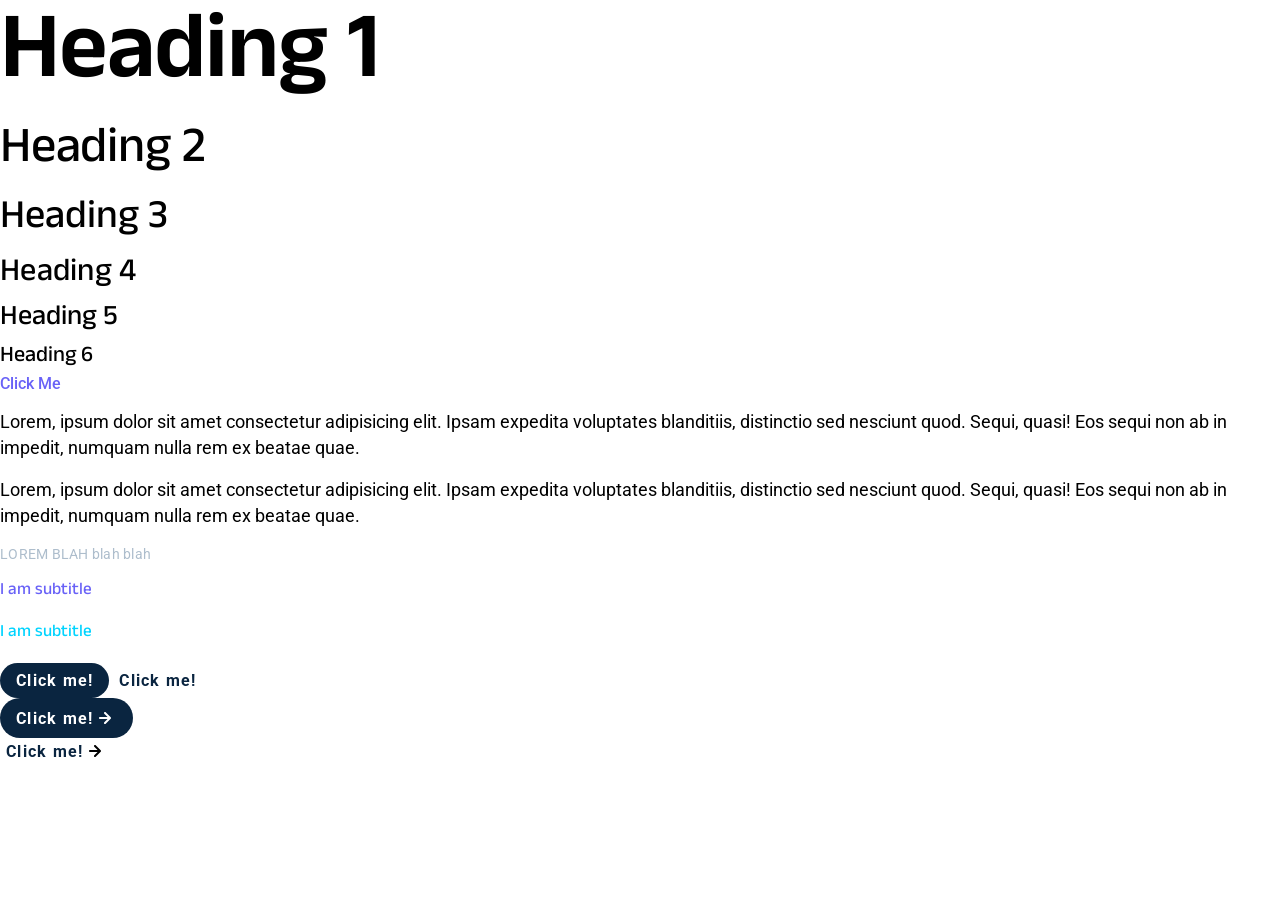
<file: !Tools/addingFontVarHeadStyleButton/index.html>
<!DOCTYPE html>
<html lang="en">

<head>
    <meta charset="UTF-8">
    <meta http-equiv="X-UA-Compatible" content="IE=edge">
    <meta name="viewport" content="width=device-width, initial-scale=1.0">
    <link rel="preconnect" href="https://fonts.googleapis.com">
    <link rel="preconnect" href="https://fonts.gstatic.com" crossorigin>
    <link
        href="https://fonts.googleapis.com/css2?family=Anek+Telugu:wght@300;400;500;600;700&family=Roboto:wght@300;400;500;700&display=swap"
        rel="stylesheet">
    <link rel="stylesheet" href="index.css">
    <title>Swipe</title>
</head>

<body>
    <h1>Heading 1</h1>
    <h2>Heading 2</h2>
    <h3>Heading 3</h3>
    <h4>Heading 4</h4>
    <h5>Heading 5</h5>
    <h6>Heading 6</h6>
    <a href="Sadas">Click Me</a>
    <p>Lorem, ipsum dolor sit amet consectetur adipisicing elit. Ipsam expedita voluptates blanditiis, distinctio sed
        nesciunt quod. Sequi, quasi! Eos sequi non ab in impedit, numquam nulla rem ex beatae quae.</p>
    <p>Lorem, ipsum dolor sit amet consectetur adipisicing elit. Ipsam expedita voluptates blanditiis, distinctio sed
        nesciunt quod. Sequi, quasi! Eos sequi non ab in impedit, numquam nulla rem ex beatae quae.</p>
    <p class="secondary-text">LOREM BLAH blah blah</p>

    <p class="subtitle">I am subtitle</p>
    <p class="subtitle2">I am subtitle</p>
    <button class="primary-button">Click me!</button>
    <button class="secondary-button">Click me!</button>
    <button class="primary-button with-icon">
        Click me!
        <img src="assets/arrow-right-light.svg">
    </button>

    <button class="secondary-button with-icon">
        Click me!
        <img src="assets/arrow-right-dark.svg">
    </button>

</body>

</html>
</file>
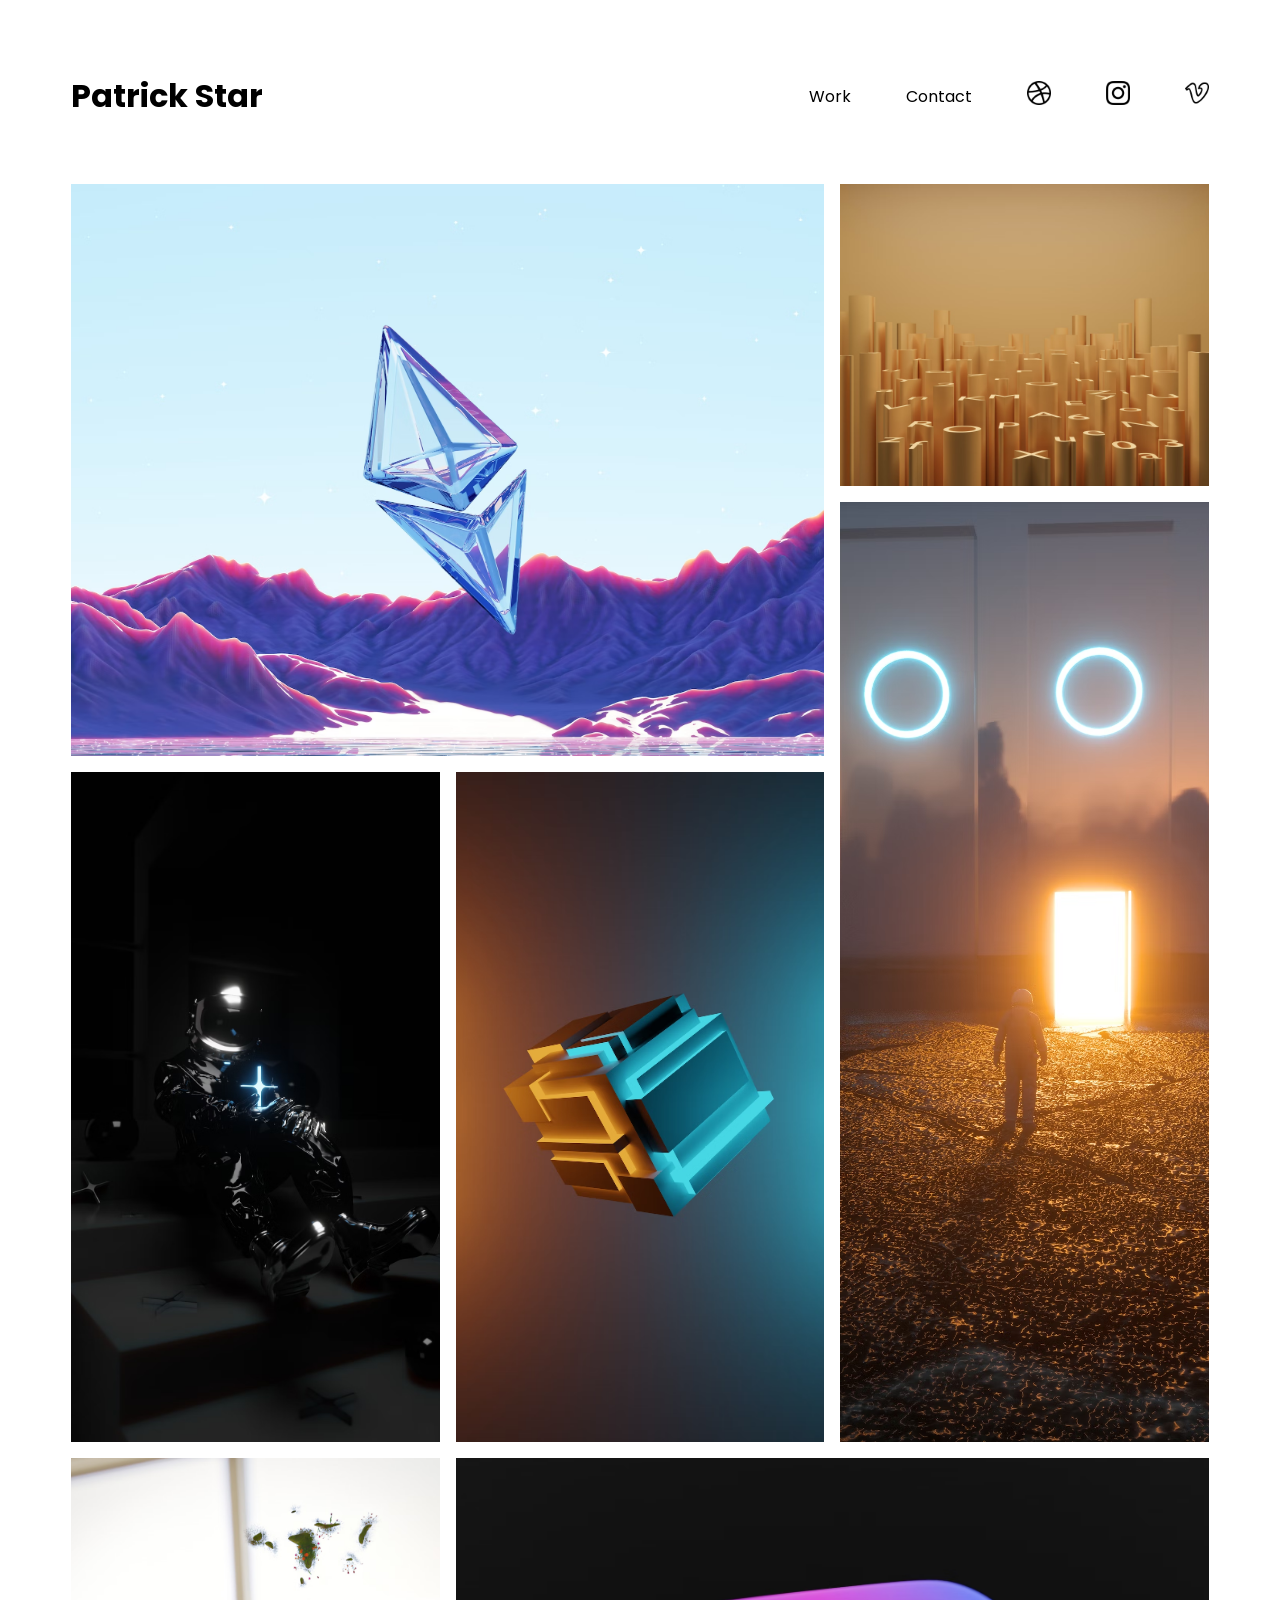
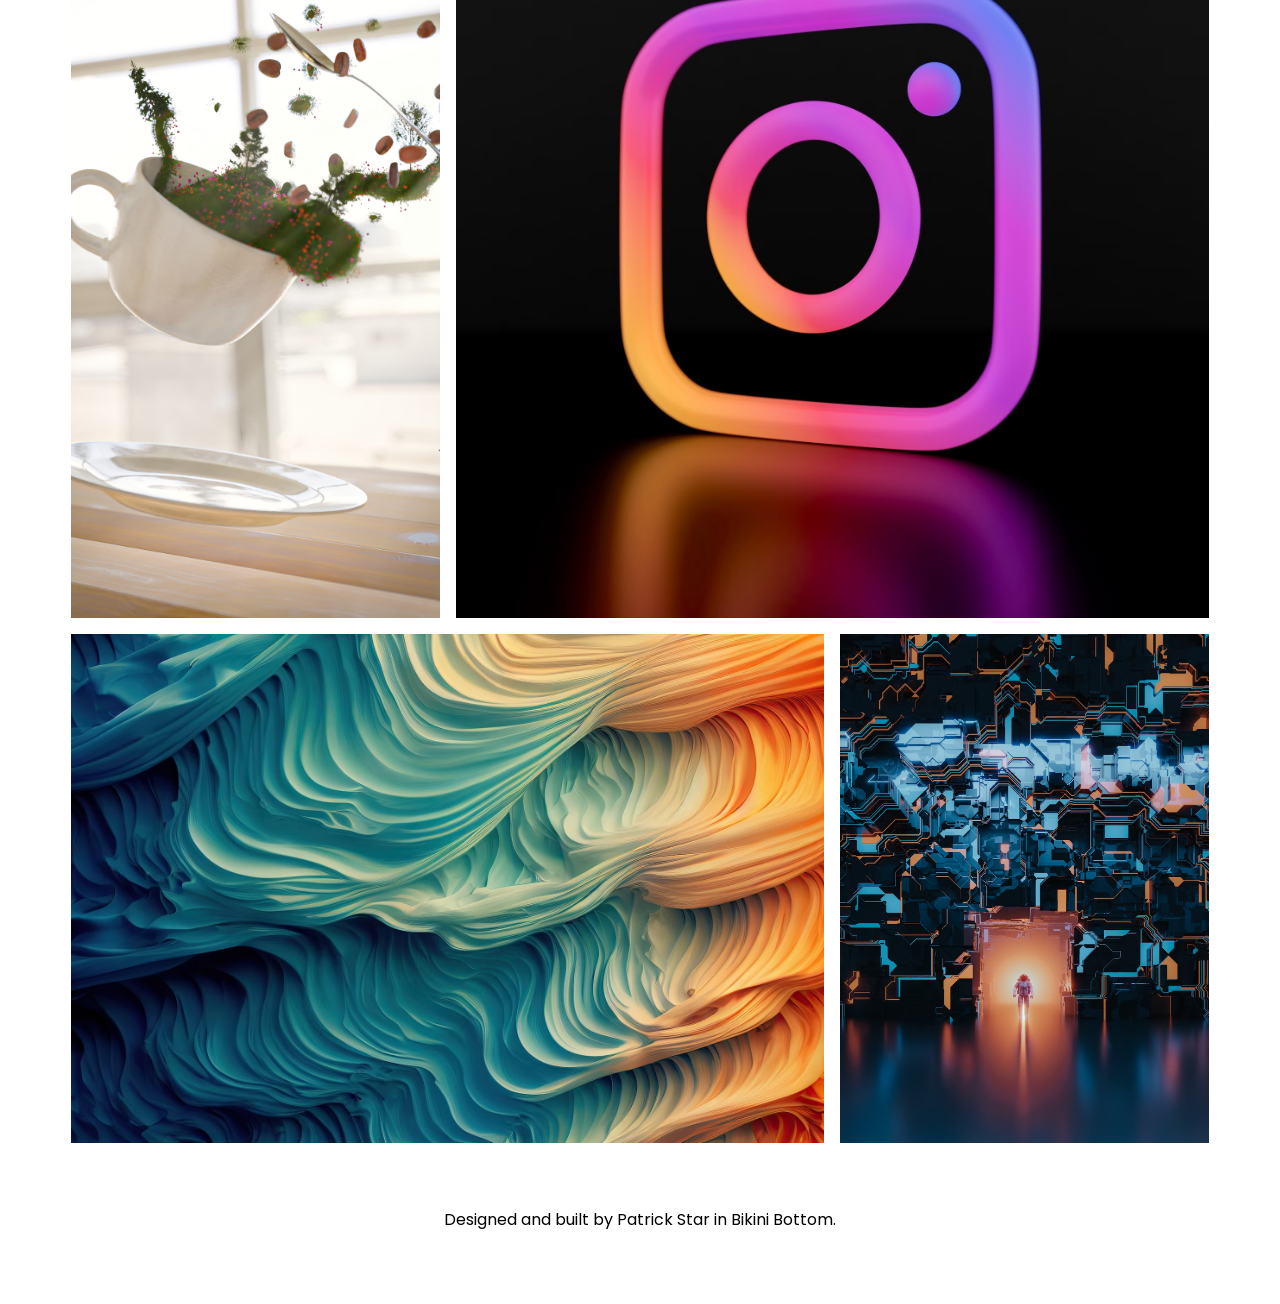
<file: !Tools/_Component/AnimatingMobileDrawer/index.html>
<!DOCTYPE html>
<html lang="en">

<head>
    <meta charset="UTF-8" />
    <meta http-equiv="X-UA-Compatible" content="IE=edge" />
    <meta name="viewport" content="width=device-width, initial-scale=1.0" />
    <link rel="preconnect" href="https://fonts.googleapis.com">
    <link rel="preconnect" href="https://fonts.gstatic.com" crossorigin>
    <link href="https://fonts.googleapis.com/css2?family=Poppins:wght@400;700&display=swap" rel="stylesheet">
    <link rel="stylesheet" href="index.css" />
    <title>Portfolio Site</title>
</head>

<body>
    <div class="container">
        <header class="navbar">
            <div class="left">Patrick Star</div>
            <nav class="right">
                <a href="#work">Work</a>
                <a href="#contact">Contact</a>
                <a href="#dribble">
                    <img src="images/dribble_icon.png" alt="">
                </a>
                <a href="#dribble">
                    <img src="images/insta_icon.png" alt="">
                </a>
                <a href="#dribble">
                    <img src="images/v_icon.png" alt="">
                </a>
            </nav>
            <div class="hamburger">
                <div class="bar1"></div>
                <div class="bar2"></div>
                <div class="bar3"></div>
            </div>
        </header>
        <nav class="mobileNav">
            <a href="#work">Work</a>
            <a href="#contact">Contact</a>
            <a href="#dribble">
                <img src="images/dribble_icon.png" alt="">
            </a>
            <a href="#dribble">
                <img src="images/insta_icon.png" alt="">
            </a>
            <a href="#dribble">
                <img src="images/v_icon.png" alt="">
            </a>
        </nav>
        <div class="project-grid">
            <div class="project" id="eth">
                <img src="images/eth.avif" alt="">
                <p class="overlay">VIEW PROJECT</p>
            </div>
            <div class="project" id="alphabet">
                <img src="images/alphabet.avif" alt="">
                <p class="overlay">VIEW PROJECT</p>
            </div>
            <div class="project" id="traveler">
                <img src="images/traveler.avif" alt="">
                <p class="overlay">VIEW PROJECT</p>
            </div>
            <div class="project" id="cube">
                <img src="images/cube.avif" alt="">
                <p class="overlay">VIEW PROJECT</p>
            </div>
            <div class="project" id="astro">
                <img src="images/astro.avif" alt="">
                <p class="overlay white">VIEW PROJECT</p>
            </div>
            <div class="project" id="cup">
                <img src="images/cup.avif" alt="">
                <p class="overlay">VIEW PROJECT</p>
            </div>
            <div class="project" id="insta">
                <img src="images/insta.avif" alt="">
                <p class="overlay white">VIEW PROJECT</p>
            </div>
            <div class="project" id="foam">
                <img src="images/foam.avif" alt="">
                <p class="overlay">VIEW PROJECT</p>
            </div>
            <div class="project" id="dimensional">
                <img src="images/dimensional.avif" alt="">
                <p class="overlay white">VIEW PROJECT</p>
            </div>
        </div>
        <footer class="footer">Designed and built by Patrick Star in Bikini Bottom.</footer>
    </div>

    <script src="index.js"></script>
</body>

</html>
</file>
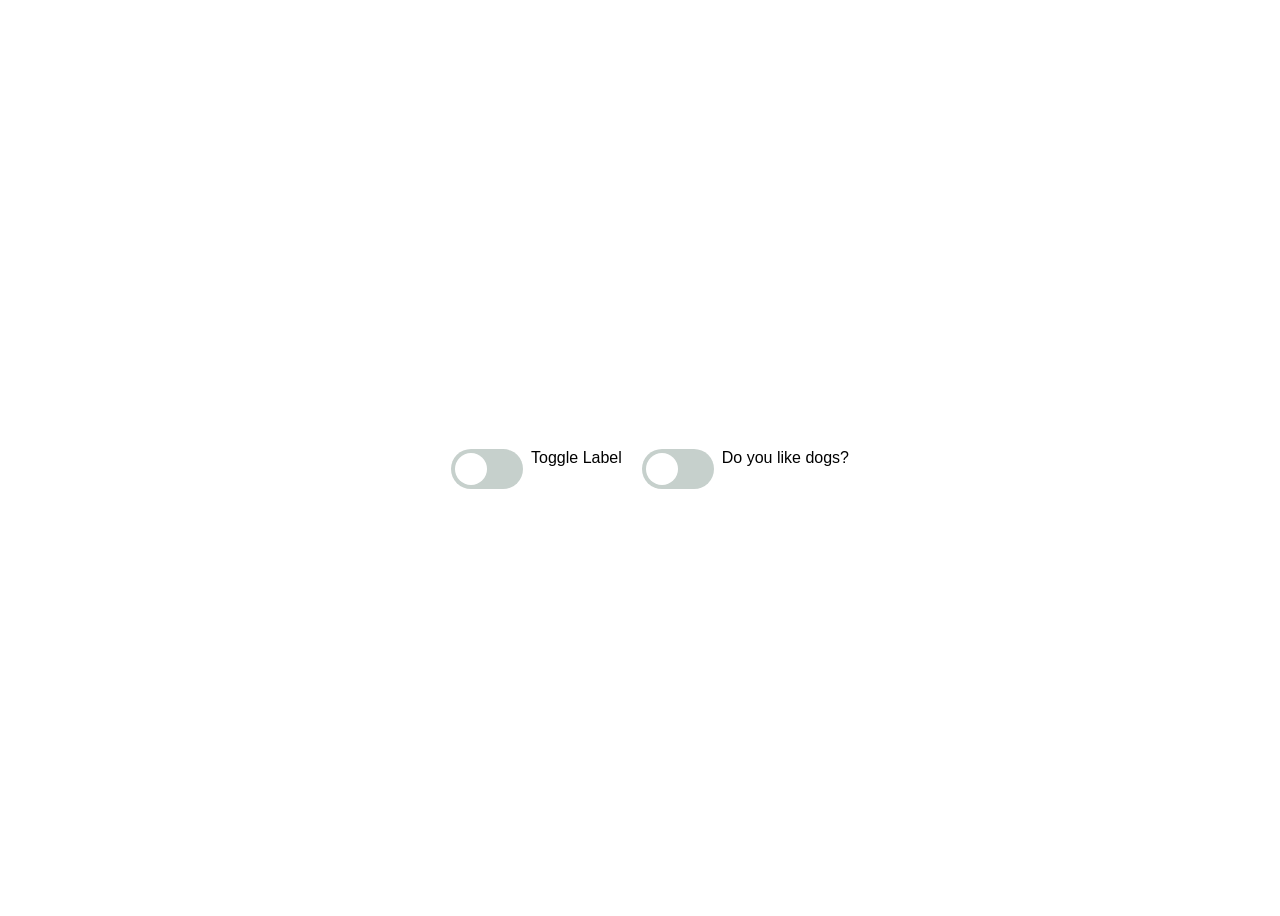
<file: !Tools/_Component/CustomToggleCheckbox/index.html>
<!DOCTYPE html>
<html lang="en">

<head>
    <meta charset="UTF-8">
    <meta http-equiv="X-UA-Compatible" content="IE=edge">
    <meta name="viewport" content="width=device-width, initial-scale=1.0">
    <link rel="stylesheet" href="index.css">
    <title>Before After</title>
</head>

<body>
    <input type="checkbox" class="toggle" id="toggle" name="agree" />
    <label for="toggle">Toggle Label</label>

    <input type="checkbox" class="toggle" id="dog" name="dog" />
    <label for="dog">Do you like dogs?</label>




</body>

</html>
</file>
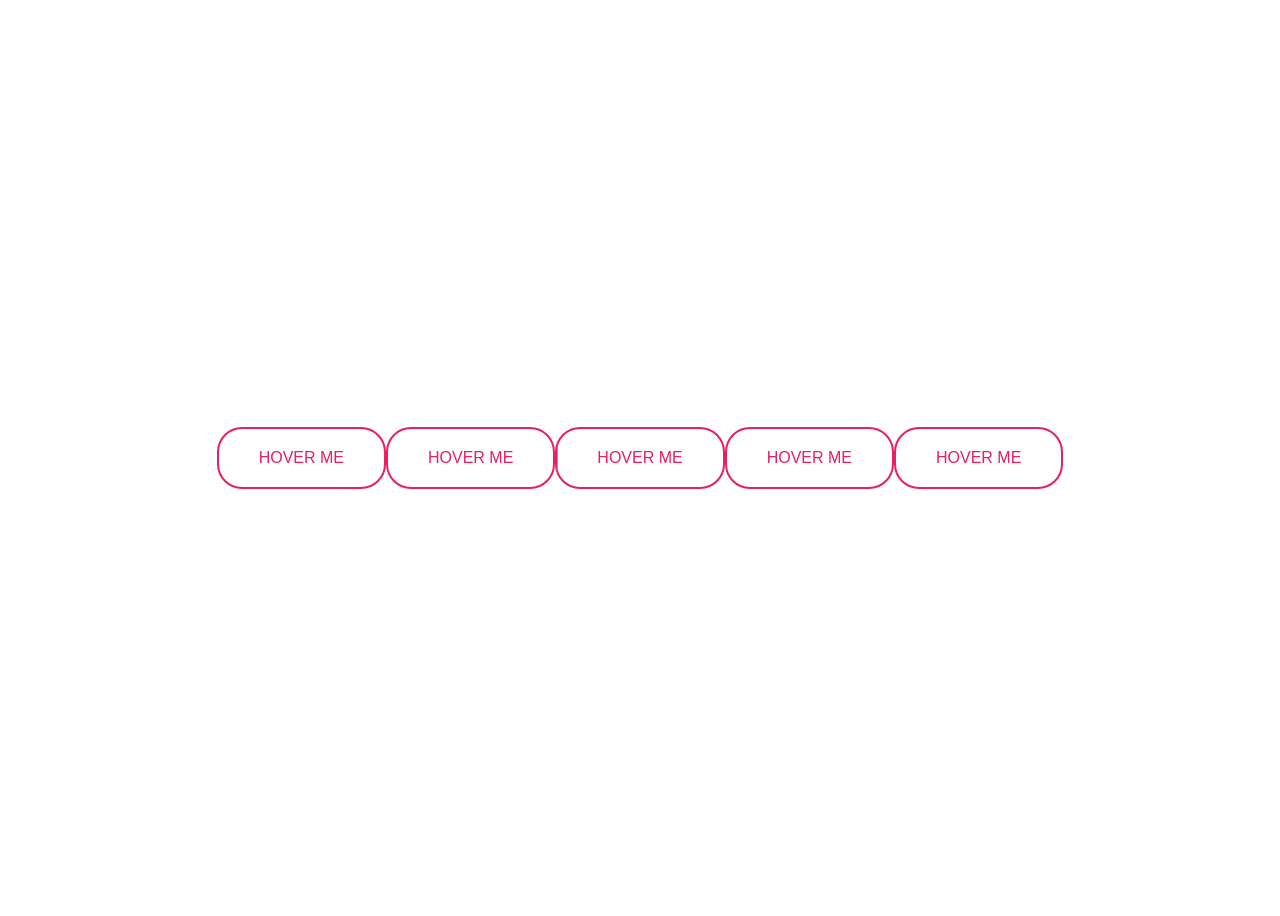
<file: !Tools/_Component/FancyAnimatedButton/index.html>
<!DOCTYPE html>
<html lang="en">

<head>
    <meta charset="UTF-8">
    <meta http-equiv="X-UA-Compatible" content="IE=edge">
    <meta name="viewport" content="width=device-width, initial-scale=1.0">
    <link rel="stylesheet" href="index.css">
    <title>Before After</title>
</head>

<body>
    <a href="#" class="btn">Hover Me</a>
    <a href="#" class="btn">Hover Me</a>
    <a href="#" class="btn">Hover Me</a>
    <a href="#" class="btn">Hover Me</a>
    <a href="#" class="btn">Hover Me</a>





</body>

</html>
</file>
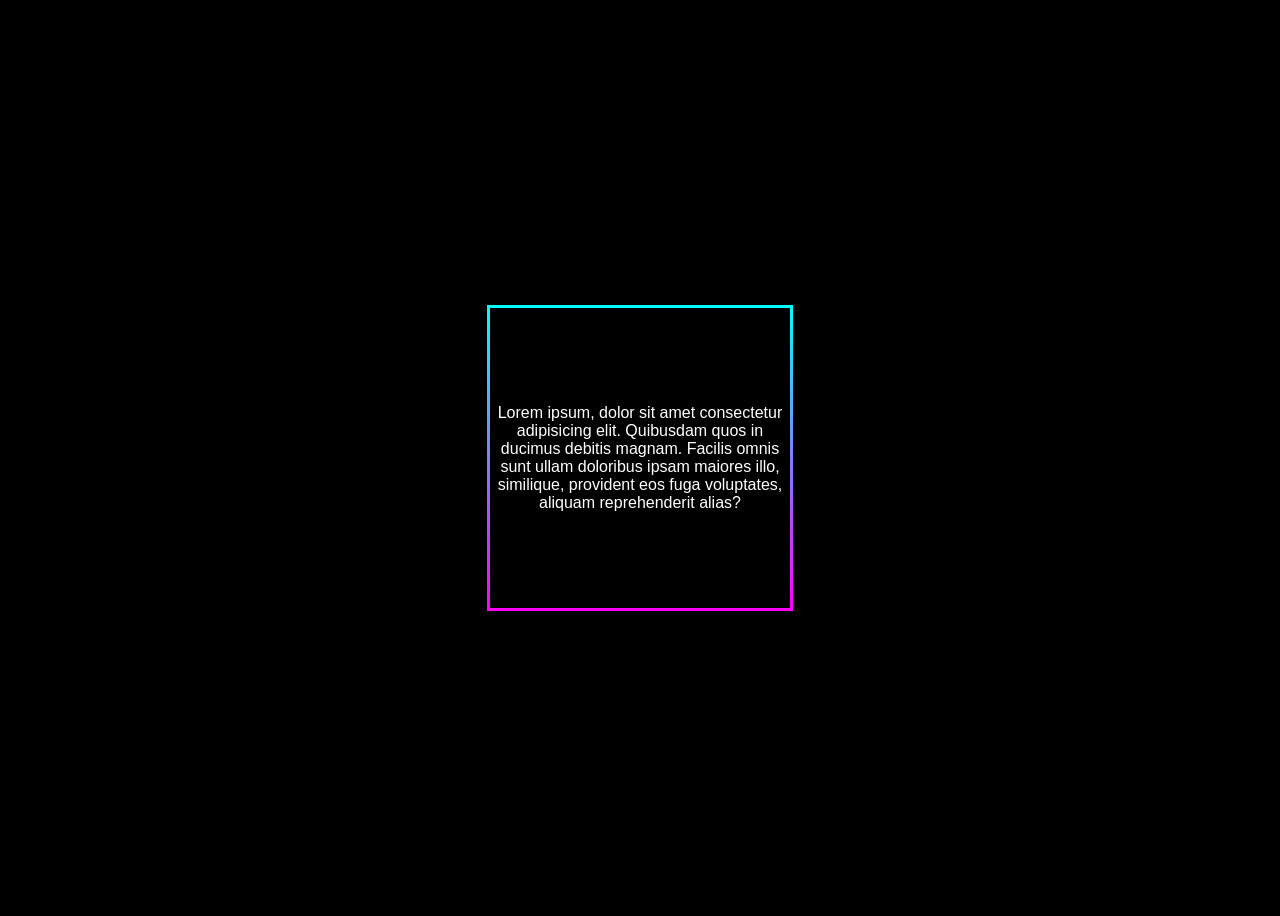
<file: !Tools/_Component/GradientBorders/index.html>
<!DOCTYPE html>
<html lang="en">

<head>
    <meta charset="UTF-8">
    <meta http-equiv="X-UA-Compatible" content="IE=edge">
    <meta name="viewport" content="width=device-width, initial-scale=1.0">
    <link rel="stylesheet" href="index.css">
    <title>Before After</title>
</head>

<body>

    <div class="box">
        Lorem ipsum, dolor sit amet consectetur adipisicing elit. Quibusdam quos in ducimus debitis magnam. Facilis
        omnis sunt ullam doloribus ipsam maiores illo, similique, provident eos fuga voluptates, aliquam reprehenderit
        alias?
    </div>





</body>

</html>
</file>
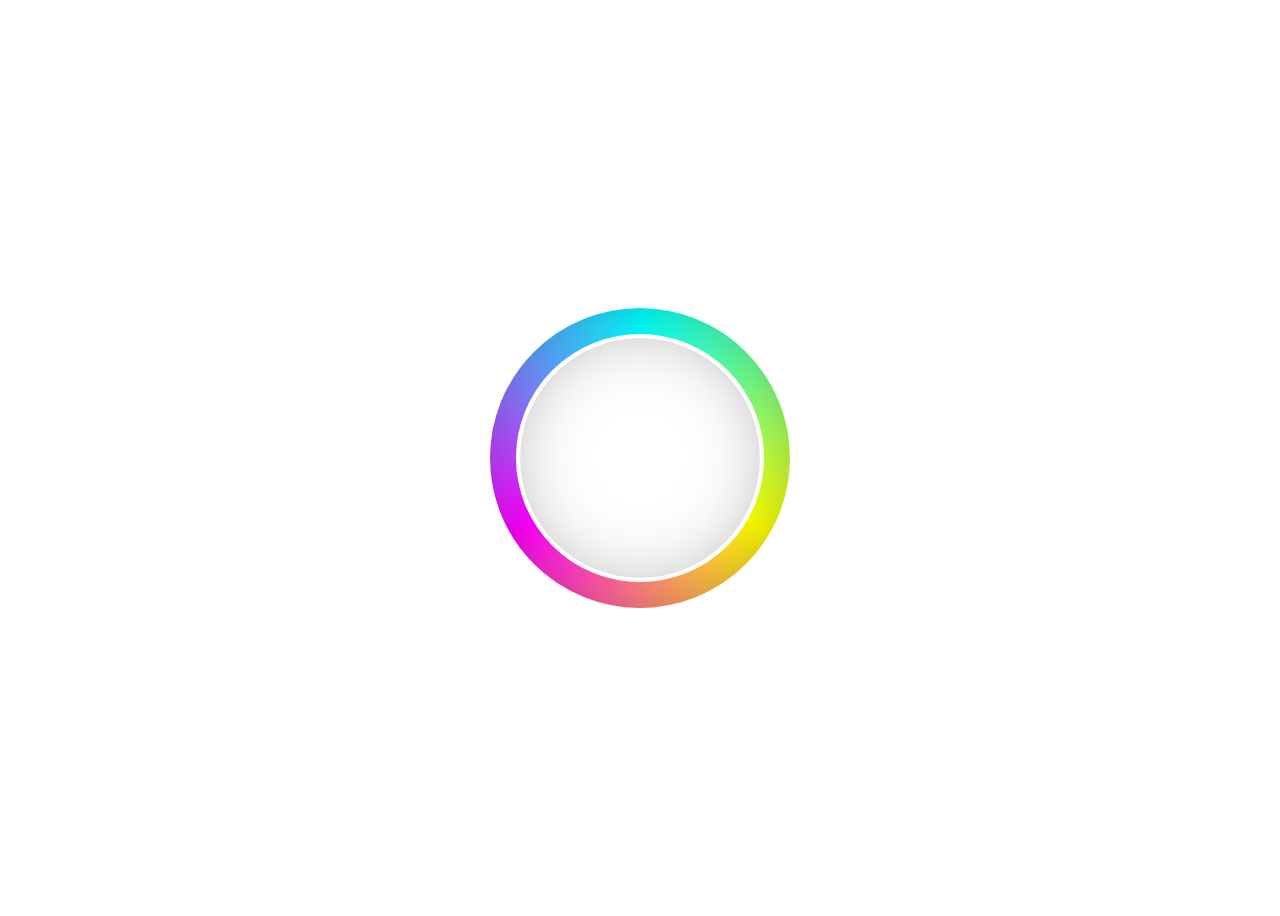
<file: !Tools/_Component/RainbowSpinner/index.html>
<!DOCTYPE html>
<html lang="en">

<head>
    <meta charset="UTF-8">
    <meta http-equiv="X-UA-Compatible" content="IE=edge">
    <meta name="viewport" content="width=device-width, initial-scale=1.0">
    <link rel="stylesheet" href="index.css">
    <title>Before After</title>
</head>

<body>
    <div class="spinner"></div>




</body>

</html>
</file>
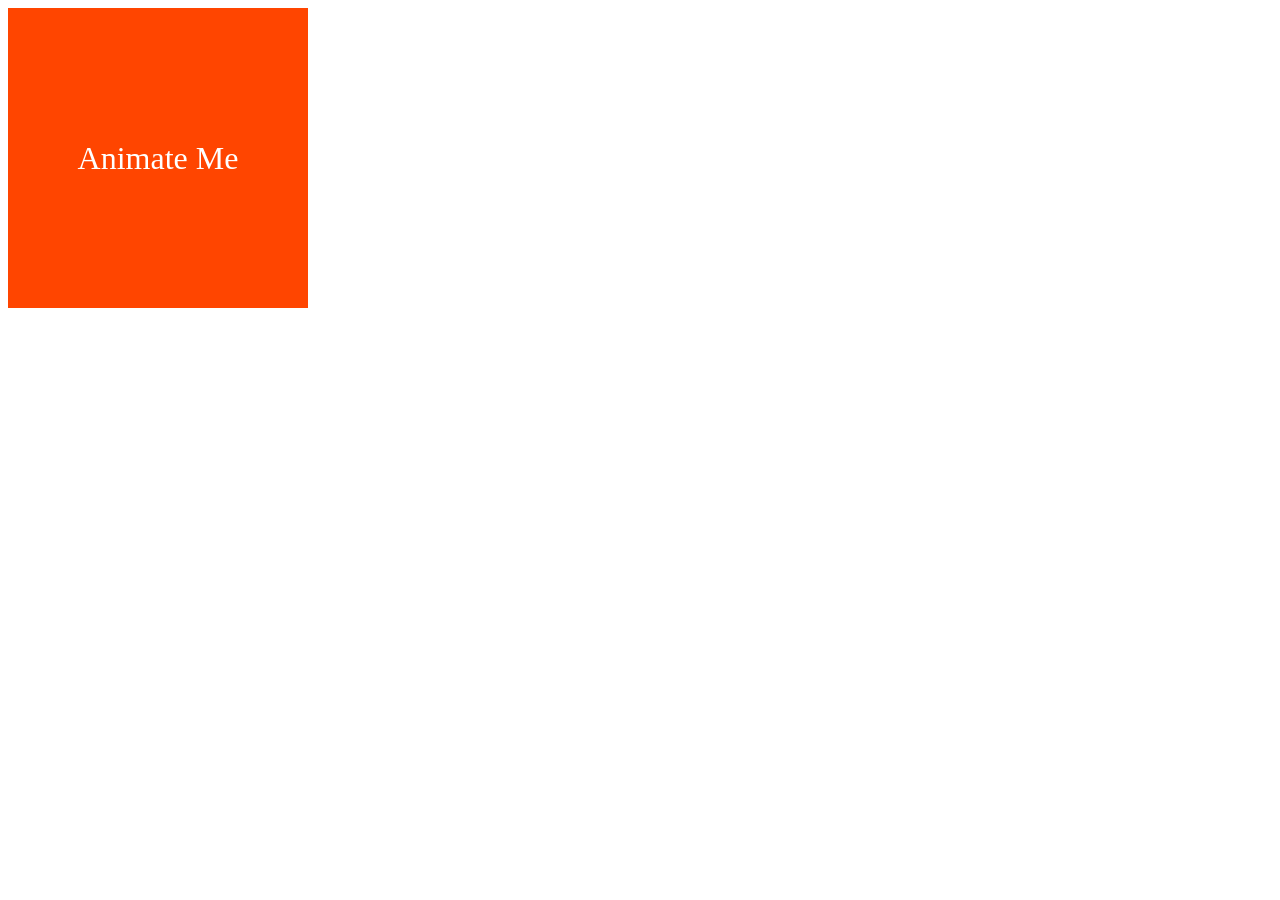
<file: !Tools/Animation/AnimationDelay_TimingFunction/index.html>
<!DOCTYPE html>
<html lang="en">

<head>
    <meta charset="UTF-8">
    <meta http-equiv="X-UA-Compatible" content="IE=edge">
    <meta name="viewport" content="width=device-width, initial-scale=1.0">
    <title>Animations</title>
    <link rel="stylesheet" href="app.css">
</head>

<body>
    <div class="box">Animate Me</div>

</body>

</html>
</file>
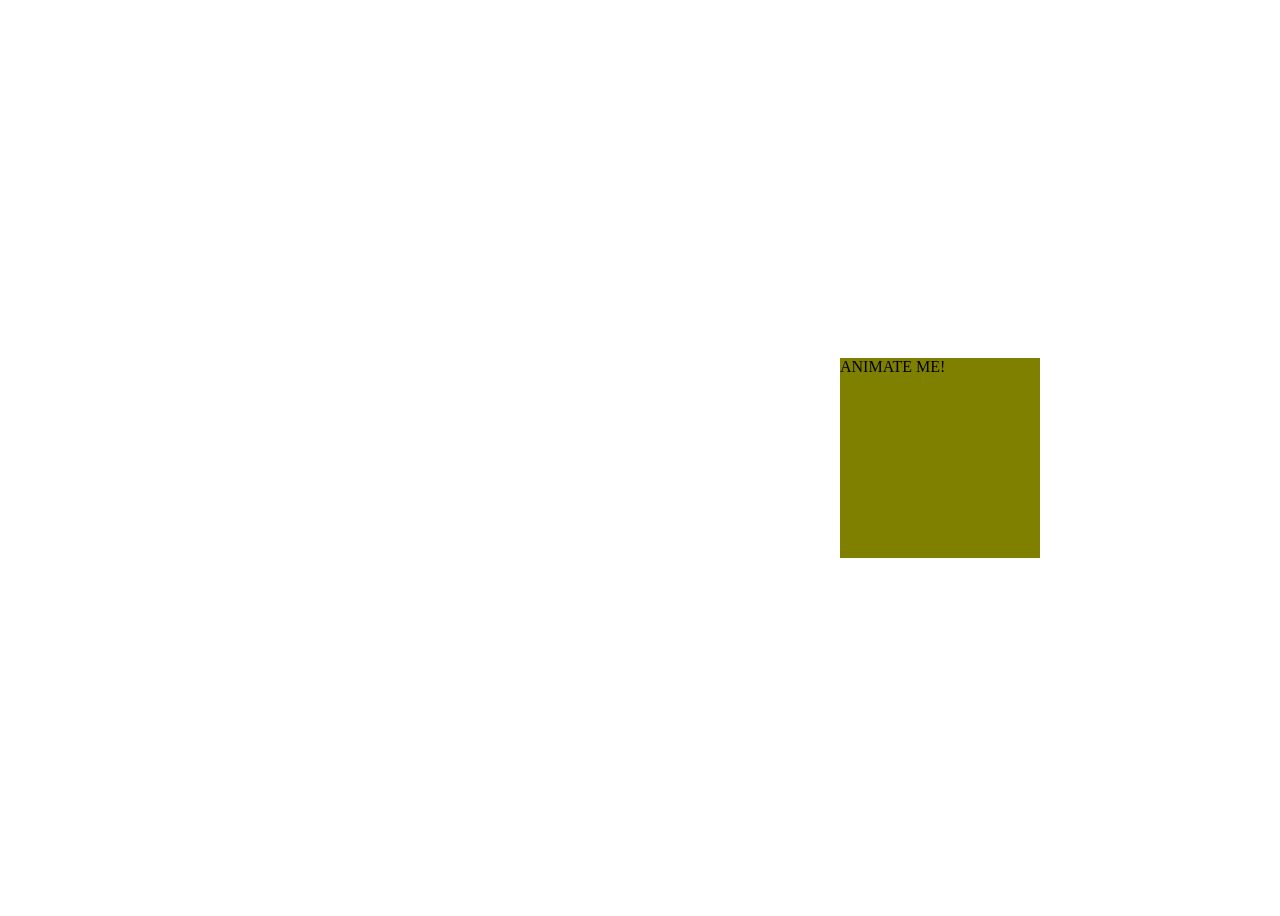
<file: !Tools/Animation/AnimationFillMode/index.html>
<!DOCTYPE html>
<html lang="en">

<head>
    <meta charset="UTF-8">
    <meta http-equiv="X-UA-Compatible" content="IE=edge">
    <meta name="viewport" content="width=device-width, initial-scale=1.0">
    <title>Animations</title>
    <link rel="stylesheet" href="app.css">
</head>

<body>
    <div class="box">ANIMATE ME!</div>

</body>

</html>
</file>
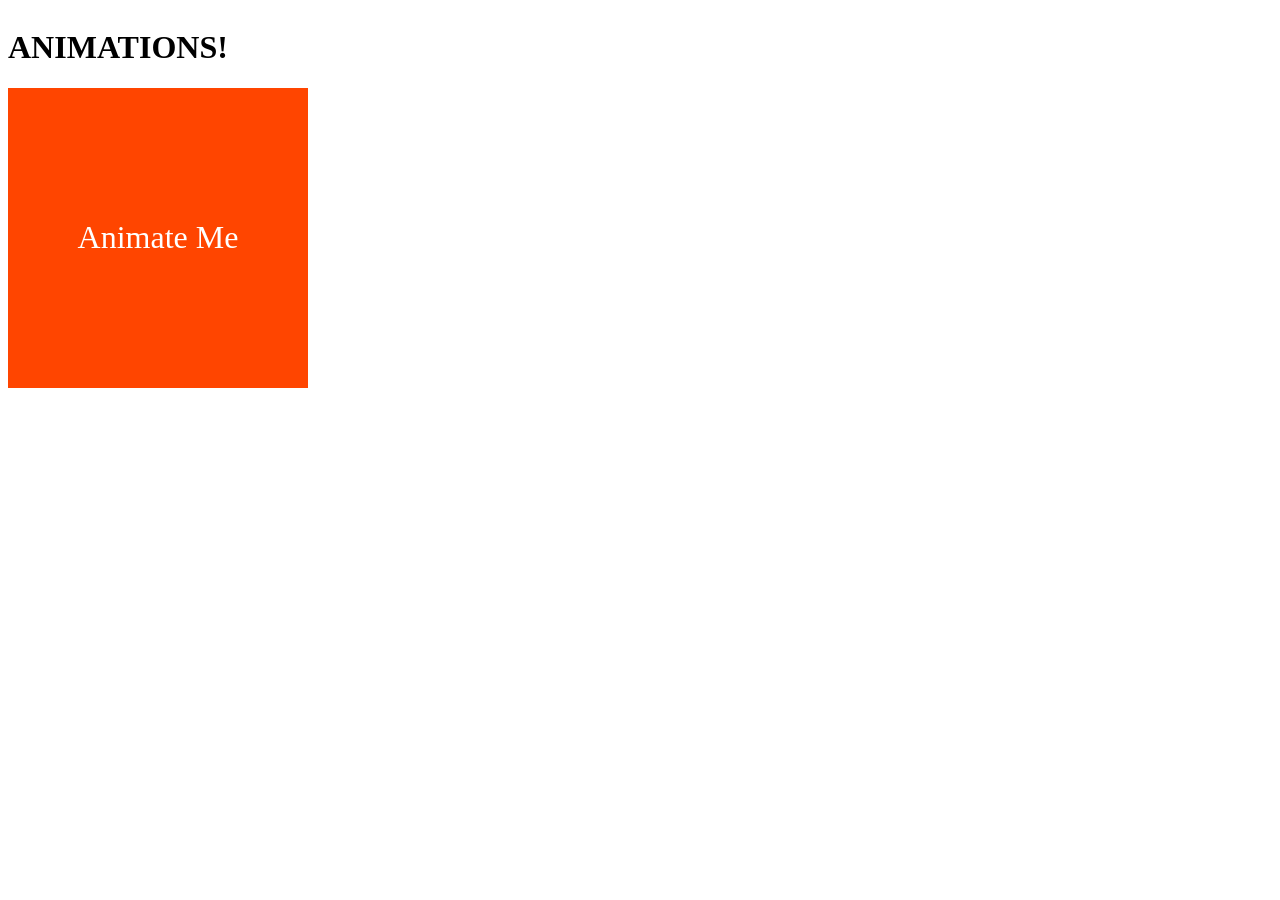
<file: !Tools/Animation/AnimationShorthand/index.html>
<!DOCTYPE html>
<html lang="en">

<head>
    <meta charset="UTF-8">
    <meta http-equiv="X-UA-Compatible" content="IE=edge">
    <meta name="viewport" content="width=device-width, initial-scale=1.0">
    <title>Animations</title>
    <link rel="stylesheet" href="app.css">
</head>

<body>
    <h1>ANIMATIONS!</h1>
    <div class="box">Animate Me</div>

</body>

</html>
</file>
<file: !Tools/addingFontVarHeadStyleButton/index.css>
:root {
  --text-dark: #000;
  --text-light: #fff;
  --text-grey: #adbdcc;
  --body-font: "Roboto", sans-serif;
  --heading-font: "Anek Telugu", sans-serif;
  --h1-size: 94px;
  --h1-height: 108px;
  --h2-size: 50px;
  --h2-height: 75px;
  --h3-size: 40px;
  --h4-size: 32px;
  --h5-size: 28px;
  --h6-size: 22px;
  --subtitle-size: 17px;
  --subtitle-height: 26px;
  --p-size: 18px;
  --p-height: 26px;
  --secondary-text-size: 14px;
  --secondary-text-height: 18px;
  --button-size: 16px;
  /* SPACING */
  --spacing-sm: 8px;
  --spacing-md: 16px;
  --spacing-lg: 32px;
  --spacing-xl: 64px;

  --purple-1: #6962f7;
  --purple-2: #7000ff;
  --blue-1: #00d4ff;
  --primary-accent: #0a2540;
  --primary-button-hover: #6d7a88;
  --bg-white: #fff;
  --bg-light: #f7f9fc;
}

body {
  font-family: var(--body-font);
  color: var(--text-dark);
  width: 100%;
  margin: 0;
  box-sizing: border-box;
  padding: var(--spacing-sm) 0 0 0;
}

h1 {
  font-family: var(--heading-font);
  font-weight: 600;
  font-size: var(--h1-size);
  margin: 0;
  width: 100%;
  letter-spacing: -1px;
  line-height: var(--h1-height);
}
h2 {
  font-family: var(--heading-font);
  font-weight: 500;
  font-size: var(--h2-size);
  margin: 0;
  width: 100%;
  letter-spacing: -0.25px;
  line-height: var(--h2-height);
}
h3 {
  font-family: var(--heading-font);
  font-weight: 500;
  font-size: var(--h3-size);
  margin: 0;
  width: 100%;
}

h4 {
  font-family: var(--heading-font);
  font-weight: 500;
  font-size: var(--h4-size);
  margin: 0;
  width: 100%;
  letter-spacing: 0.25px;
}

h5 {
  font-family: var(--heading-font);
  font-weight: 500;
  font-size: var(--h5-size);
  margin: 0;
  width: 100%;
}

h6 {
  font-family: var(--heading-font);
  font-weight: 500;
  font-size: var(--h6-size);
  margin: 0;
  width: 100%;
}

a {
  text-decoration: none;
  color: var(--purple-1);
  font-weight: 500;
  transition: color 0.25s ease;
}

a:hover {
  color: var(--primary-accent);
}
p {
  font-size: var(--p-size);
  line-height: var(--p-height);
  font-weight: 400;
  margin: var(--spacing-md) 0;
}

.subtitle,
.subtitle2 {
  color: var(--purple-1);
  font-family: var(--heading-font);
  font-weight: 500;
  font-size: var(--subtitle-size);
  line-height: var(--subtitle-height);
}
.subtitle2 {
  color: var(--blue-1);
}

.secondary-text {
  font-size: var(--secondary-text-size);
  line-height: var(--secondary-text-height);
  color: var(--text-grey);
  letter-spacing: 0.25px;
}

.primary-button {
  font-family: var(--body-font);
  font-size: var(--button-size);
  letter-spacing: 1.25px;
  font-weight: bold;
  border-radius: 20px;
  border: none;
  background-color: var(--primary-accent);
  color: var(--text-light);
  padding: var(--spacing-sm) var(--spacing-md);
  transition: all 0.15s ease;
}

.primary-button:hover {
  background-color: var(--primary-button-hover);
  cursor: pointer;
}
.secondary-button {
  font-family: var(--body-font);
  font-size: var(--button-size);
  letter-spacing: 1.25px;
  font-weight: bold;
  border-radius: 20px;
  border: none;
  background-color: transparent;
  color: var(--primary-accent);
  transition: all 0.15s ease;
}

.secondary-button:hover {
  opacity: 0.75;
  cursor: pointer;
}

.with-icon {
  display: flex;
  justify-content: center;
  align-items: center;
}
.with-icon > img {
  transition: transform 0.25s ease;
}
.with-icon:hover > img {
  transform: translateX(4px);
}
</file>
<file: !Tools/_Component/AnimatingMobileDrawer/index.css>
body {
  font-family: "Poppins", sans-serif;
}

.container {
  max-width: 90%;
  margin: 0 auto;
  padding: 0 16px;
}
.navbar {
  display: flex;
  justify-content: space-between;
  padding: 64px 0;
}
.navbar .left {
  font-size: 32px;
  font-weight: bold;
}
.navbar .right {
  width: 400px;
  display: flex;
  justify-content: space-between;
  align-items: center;
}
.navbar .right a {
  text-decoration: none;
  color: black;
}
.navbar .right a:hover {
  text-decoration: underline;
}

.navbar .right img {
  width: 24px;
  height: 24px;
}

.bar1,
.bar2,
.bar3 {
  background-color: black;
  height: 4px;
  width: 36px;
  margin: 3px;
  border-radius: 10px;
}

.navbar .hamburger {
  display: none;
}

.navbar .hamburger:hover {
  cursor: pointer;
}

.mobileNav {
  width: 80px;
  background-color: white;
  height: 100vh;
  display: flex;
  flex-direction: column;
  justify-content: center;
  align-items: center;
  position: fixed;
  z-index: 2;
  top: 0;
  right: -160px;
  padding: 16px;
  transition: transform 0.3s;
}
.mobileNav img {
  width: 24px;
  height: 24px;
}

.openDrawer {
  transform: translateX(-160px);
}

.mobileNav a {
  text-decoration: none;
  color: black;
  margin: 16px 0;
}
.mobileNav a:hover {
  text-decoration: underline;
}

.project-grid {
  display: grid;
  grid-template-areas:
    "eth eth alphabet"
    "eth eth traveler"
    "astro cube traveler"
    "cup insta insta"
    "cup insta insta"
    "foam foam dimensional"
    "foam foam dimensional";
  grid-gap: 16px;
  width: 100%;
}

#eth {
  grid-area: eth;
}
#alphabet {
  grid-area: alphabet;
}
#traveler {
  grid-area: traveler;
}
#astro {
  grid-area: astro;
}
#cube {
  grid-area: cube;
}
#cup {
  grid-area: cup;
}
#insta {
  grid-area: insta;
}
#foam {
  grid-area: foam;
}
#dimensional {
  grid-area: dimensional;
}

.project {
  /* width: 600px; */
  position: relative;
}

.project img {
  width: 100%;
  object-fit: cover;
  height: 100%;
}

.project .overlay {
  background-color: rgba(255, 255, 255, 0.1);
  position: absolute;
  top: 0;
  left: 0;
  width: 100%;
  height: 100%;
  display: flex;
  justify-content: center;
  align-items: center;
  margin: 0;
  font-size: 36px;
  font-weight: bold;
  letter-spacing: 2px;
  opacity: 0;
  transition: all 0.2s ease;
}

.project .overlay:hover {
  opacity: 1;
  cursor: pointer;
}

.overlay.white {
  color: white;
}

.footer {
  text-align: center;
  padding: 64px;
}

@media only screen and (max-width: 1100px) {
  .container {
    max-width: 100%;
  }
  .project-grid {
    max-width: 100%;
    grid-template-areas:
      "eth eth"
      "alphabet traveler"
      "astro cube"
      "insta insta"
      "cup foam"
      "dimensional dimensional";
  }
}

@media only screen and (max-width: 768px) {
  .project-grid {
    margin-top: 100px;
  }
  .navbar {
    padding: 16px 24px;
    box-sizing: border-box;
    position: fixed;
    top: 0;
    left: 0;
    z-index: 3;
    background-color: white;
    width: 100%;
  }
  .navbar .right {
    display: none;
  }
  .navbar .hamburger {
    display: flex;
    flex-direction: column;
    justify-content: center;
    align-items: center;
  }
  .footer {
    font-size: 14px;
    padding: 32px;
  }
  .project-grid {
    grid-template-areas:
      "eth eth"
      "alphabet alphabet"
      "traveler traveler"
      "astro cube"
      "insta insta"
      "cup cup"
      "foam foam"
      "dimensional dimensional";
  }
  .project .overlay {
    font-size: 24px;
  }
}

.animateBar1 {
  animation: flipBar1 0.5s;
  animation-fill-mode: forwards;
}
.animateBar2 {
  animation: fadeBar2 0.5s;
  animation-fill-mode: forwards;
}
.animateBar3 {
  animation: flipBar3 0.5s;
  animation-fill-mode: forwards;
}
@keyframes flipBar1 {
  from {
    transform: rotate(0);
  }
  to {
    transform: rotate(45deg) translate(4px, 10px);
  }
}

@keyframes fadeBar2 {
  from {
    transform: scaleX(1);
    opacity: 1;
  }
  to {
    transform: scaleX(0);
    opacity: 0;
  }
}

@keyframes flipBar3 {
  from {
    transform: rotate(0);
  }
  to {
    transform: rotate(-45deg) translate(4px, -10px);
  }
}
</file>
<file: !Tools/_Component/CustomToggleCheckbox/index.css>
body {
  display: flex;
  justify-content: center;
  align-items: center;
  height: 100vh;
  font-family: sans-serif;
}

.toggle {
  opacity: 0;
}

.toggle + label {
  position: relative;
  padding-left: 5rem;
}
.toggle + label::before {
  content: "";
  background-color: #c6d0cc;
  position: absolute;
  top: 0;
  left: 0;
  width: 4.5rem;
  height: 2.5rem;
  border-radius: 1.25rem;
  transition: background-color 0.2s;
}

.toggle + label::after {
  content: "";
  width: 2rem;
  height: 2rem;
  border-radius: 50%;
  background-color: white;
  position: absolute;
  top: 0.25rem;
  left: 0.25rem;
  transition: transform 0.2s;
}

.toggle:checked + label::before {
  background-color: #20b776;
}

.toggle:checked + label::after {
  transform: translateX(2rem);
}
</file>
<file: !Tools/_Component/FancyAnimatedButton/index.css>
body {
  display: flex;
  justify-content: center;
  align-items: center;
  height: 100vh;
  font-family: sans-serif;
}

.btn {
  padding: 20px 40px;
  text-transform: uppercase;
  border: 2px solid #e91e63;
  color: #e91e63;
  text-decoration: none;
  border-radius: 25px;
  position: relative;
  overflow: hidden;
  transition: color 0.5s ease;
}

.btn::before {
  content: "";
  width: 100%;
  height: 100%;
  background-color: #e91e63;
  position: absolute;
  top: 0;
  left: 0;
  transform: translateX(-100%);
  transition: transform 0.5s ease;
  z-index: -1;
}

.btn:hover {
  color: white;
}
.btn:hover::before {
  transform: translateX(0);
}
</file>
<file: !Tools/_Component/GradientBorders/index.css>
body {
  display: flex;
  background: black;
  justify-content: center;
  align-items: center;
  height: 100vh;
  font-family: sans-serif;
}

.box {
  background: black;
  color: white;
  width: 300px;
  height: 300px;
  text-align: center;
  font-family: sans-serif;
  display: flex;
  align-items: center;
  position: relative;
}

.box::before {
  content: "";
  height: 306px;
  width: 306px;
  background: linear-gradient(cyan, magenta);
  position: absolute;
  top: -3px;
  left: -3px;
  z-index: -1;
}
</file>
<file: !Tools/_Component/RainbowSpinner/index.css>
body {
  display: flex;
  justify-content: center;
  align-items: center;
  height: 100vh;
  font-family: sans-serif;
}

.spinner {
  width: 300px;
  height: 300px;
  border-radius: 50%;
  background: conic-gradient(cyan, yellow, magenta, cyan);
  border: 4px solid white;
  box-shadow: inset 0px 0px 110px -70px black;
  position: relative;
  animation: spin 1.5s linear infinite;
}

.spinner::after {
  content: "";
  background-color: white;
  height: 80%;
  width: 80%;
  border-radius: 50%;
  position: absolute;
  top: 50%;
  left: 50%;
  transform: translate(-50%, -50%);
  box-shadow: inset 0px 0px 110px -70px black;
  border: 4px solid white;
}

@keyframes spin {
  from {
    transform: rotate(0);
  }
  to {
    transform: rotate(360deg);
  }
}
</file>
<file: !Tools/Animation/AnimationDelay_TimingFunction/app.css>
.box {
  width: 300px;
  height: 300px;
  background-color: orangered;
  color: white;
  font-size: 2rem;
  display: flex;
  justify-content: center;
  align-items: center;
  animation-name: spin;
  animation-duration: 3s;
  animation-direction: alternate-reverse;
  animation-iteration-count: infinite;
  /* animation-delay: 2s; */
  animation-timing-function: ease-in-out;
}

@keyframes spin {
  from {
    transform: rotate(0deg);
  }
  to {
    transform: rotate(360deg);
  }
}

@keyframes move {
  0% {
    transform: translateX(0);
    background-color: purple;
  }
  25% {
    transform: translateX(500px);
  }
  75% {
    transform: translateX(800px);
  }
  100% {
    transform: translateX(200px);
    background-color: magenta;
  }
}

@keyframes bounce {
  0% {
  }
  6% {
    transform: translateY(0px);
  }
  7% {
    transform: translateY(-6px);
  }
  9% {
    transform: translateY(0px);
  }
  10% {
    transform: translateY(-1px);
  }
  11% {
    transform: translateY(0px);
  }
  100% {
  }
}
/* @keyframes colorchange {
  from {
    background-color: pink;
  }
  to {
    background-color: cyan;
  }
} */

/* @keyframes spin {
  from {
    transform: rotate(0deg);
  }
  to {
    transform: rotate(360deg);
  }
} */

/* @keyframes rainbow {
  0% {
    background-color: red;
  }
  20% {
    background-color: yellow;
  }
  50% {
    background-color: green;
  }
  100% {
    background-color: violet;
  }
} */
</file>
<file: !Tools/Animation/AnimationFillMode/app.css>
body {
  display: flex;
  justify-content: center;
  align-items: center;
  height: 100vh;
}

.box {
  background-color: tomato;
  height: 200px;
  width: 200px;
  animation: 2s move ease-in-out;
  animation-fill-mode: both;
  animation-delay: 2s;
}

@keyframes move {
  0% {
    background-color: hotpink;
    transform: translateX(0);
  }
  100% {
    transform: translateX(300px);
    background-color: olive;
  }
}
</file>
<file: !Tools/Animation/AnimationShorthand/app.css>
h1 {
  /* animation-name: spin; */
  /* animation-duration: 1s; */
  display: inline-block;
  /* animation-iteration-count: infinite; */
  animation: spin 1s infinite reverse;
}
.box {
  width: 300px;
  height: 300px;
  background-color: orangered;
  color: white;
  font-size: 2rem;
  display: flex;
  justify-content: center;
  align-items: center;
  animation: 3s spin alternate-reverse infinite ease-in-out;
  /* animation-name: spin;
  animation-duration: 3s;
  animation-direction: alternate-reverse;
  animation-iteration-count: infinite;
  animation-delay: 2s;
  animation-timing-function: ease-in-out; */
}

@keyframes spin {
  from {
    transform: rotate(0deg);
  }
  to {
    transform: rotate(360deg);
  }
}

@keyframes move {
  0% {
    transform: translateX(0);
    background-color: purple;
  }
  25% {
    transform: translateX(500px);
  }
  75% {
    transform: translateX(800px);
  }
  100% {
    transform: translateX(200px);
    background-color: magenta;
  }
}

@keyframes bounce {
  0% {
  }
  6% {
    transform: translateY(0px);
  }
  7% {
    transform: translateY(-6px);
  }
  9% {
    transform: translateY(0px);
  }
  10% {
    transform: translateY(-1px);
  }
  11% {
    transform: translateY(0px);
  }
  100% {
  }
}
/* @keyframes colorchange {
  from {
    background-color: pink;
  }
  to {
    background-color: cyan;
  }
} */

/* @keyframes spin {
  from {
    transform: rotate(0deg);
  }
  to {
    transform: rotate(360deg);
  }
} */

/* @keyframes rainbow {
  0% {
    background-color: red;
  }
  20% {
    background-color: yellow;
  }
  50% {
    background-color: green;
  }
  100% {
    background-color: violet;
  }
} */
</file>
